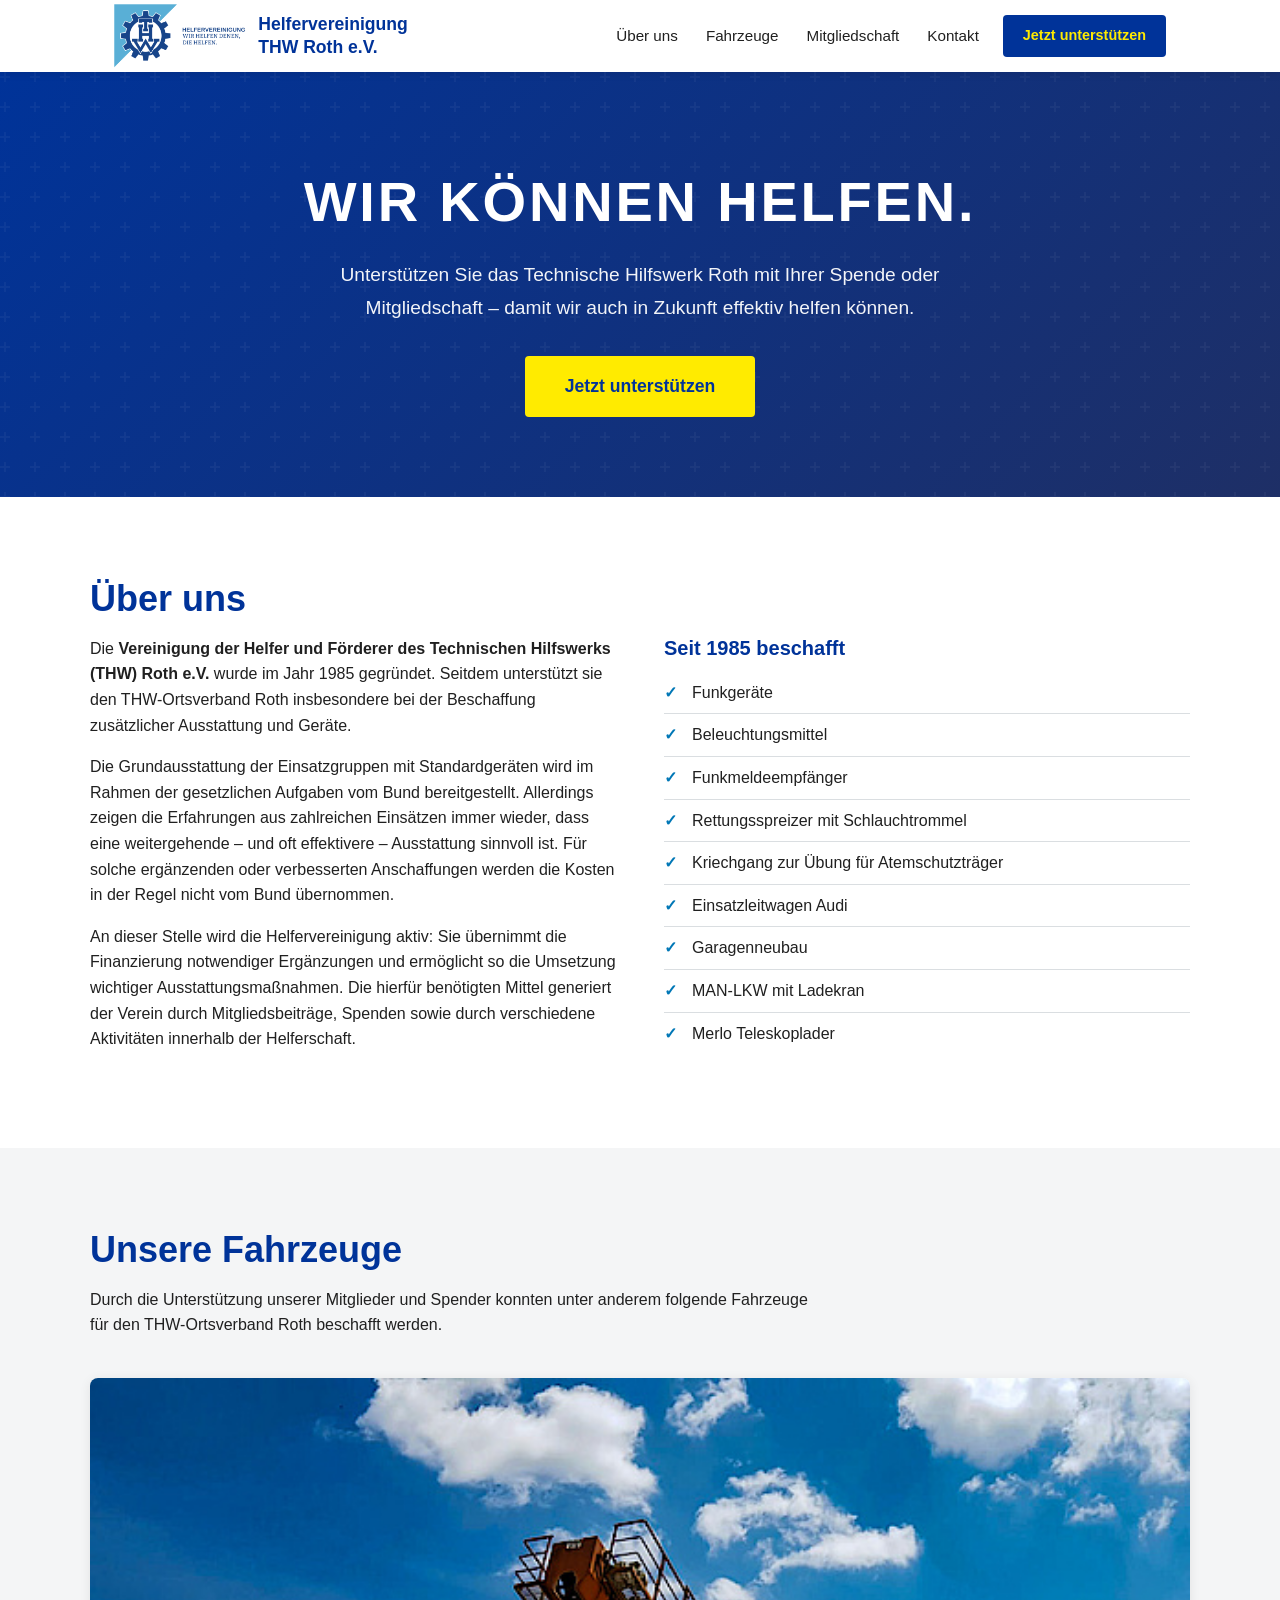
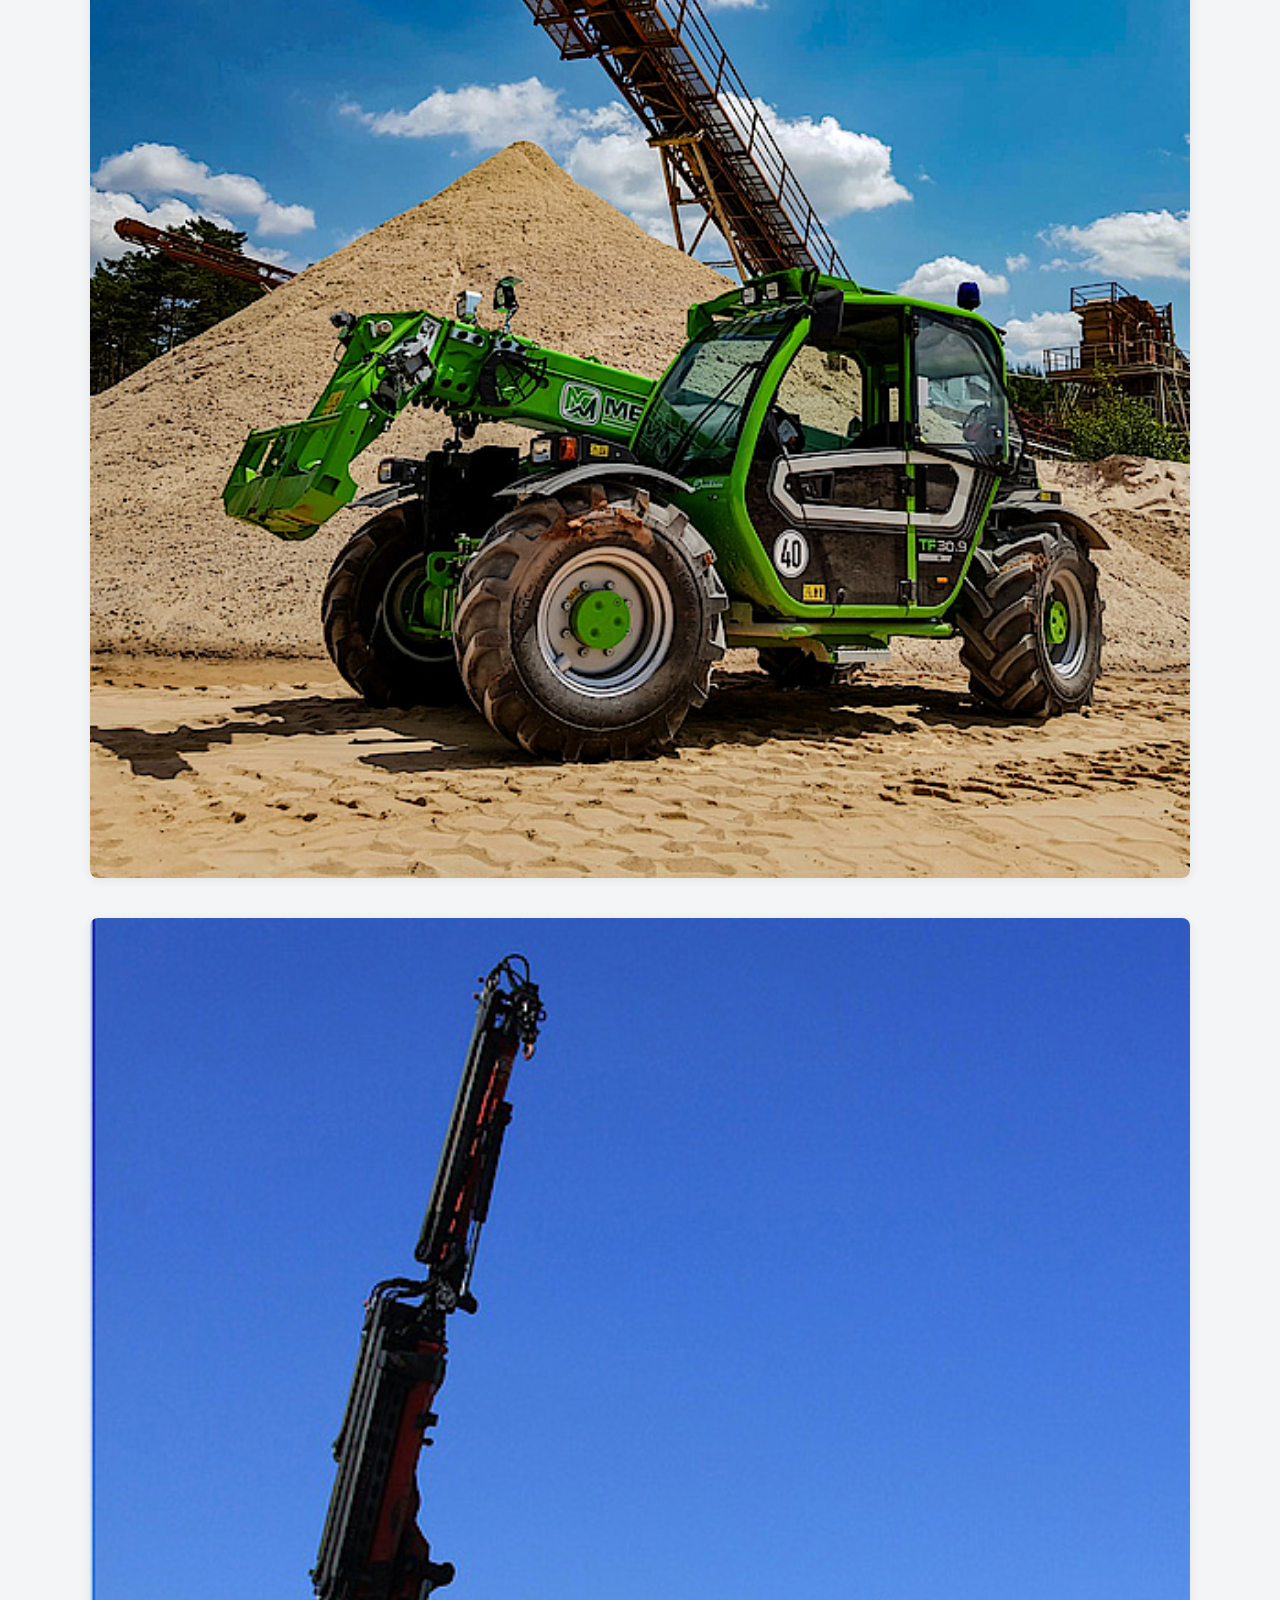
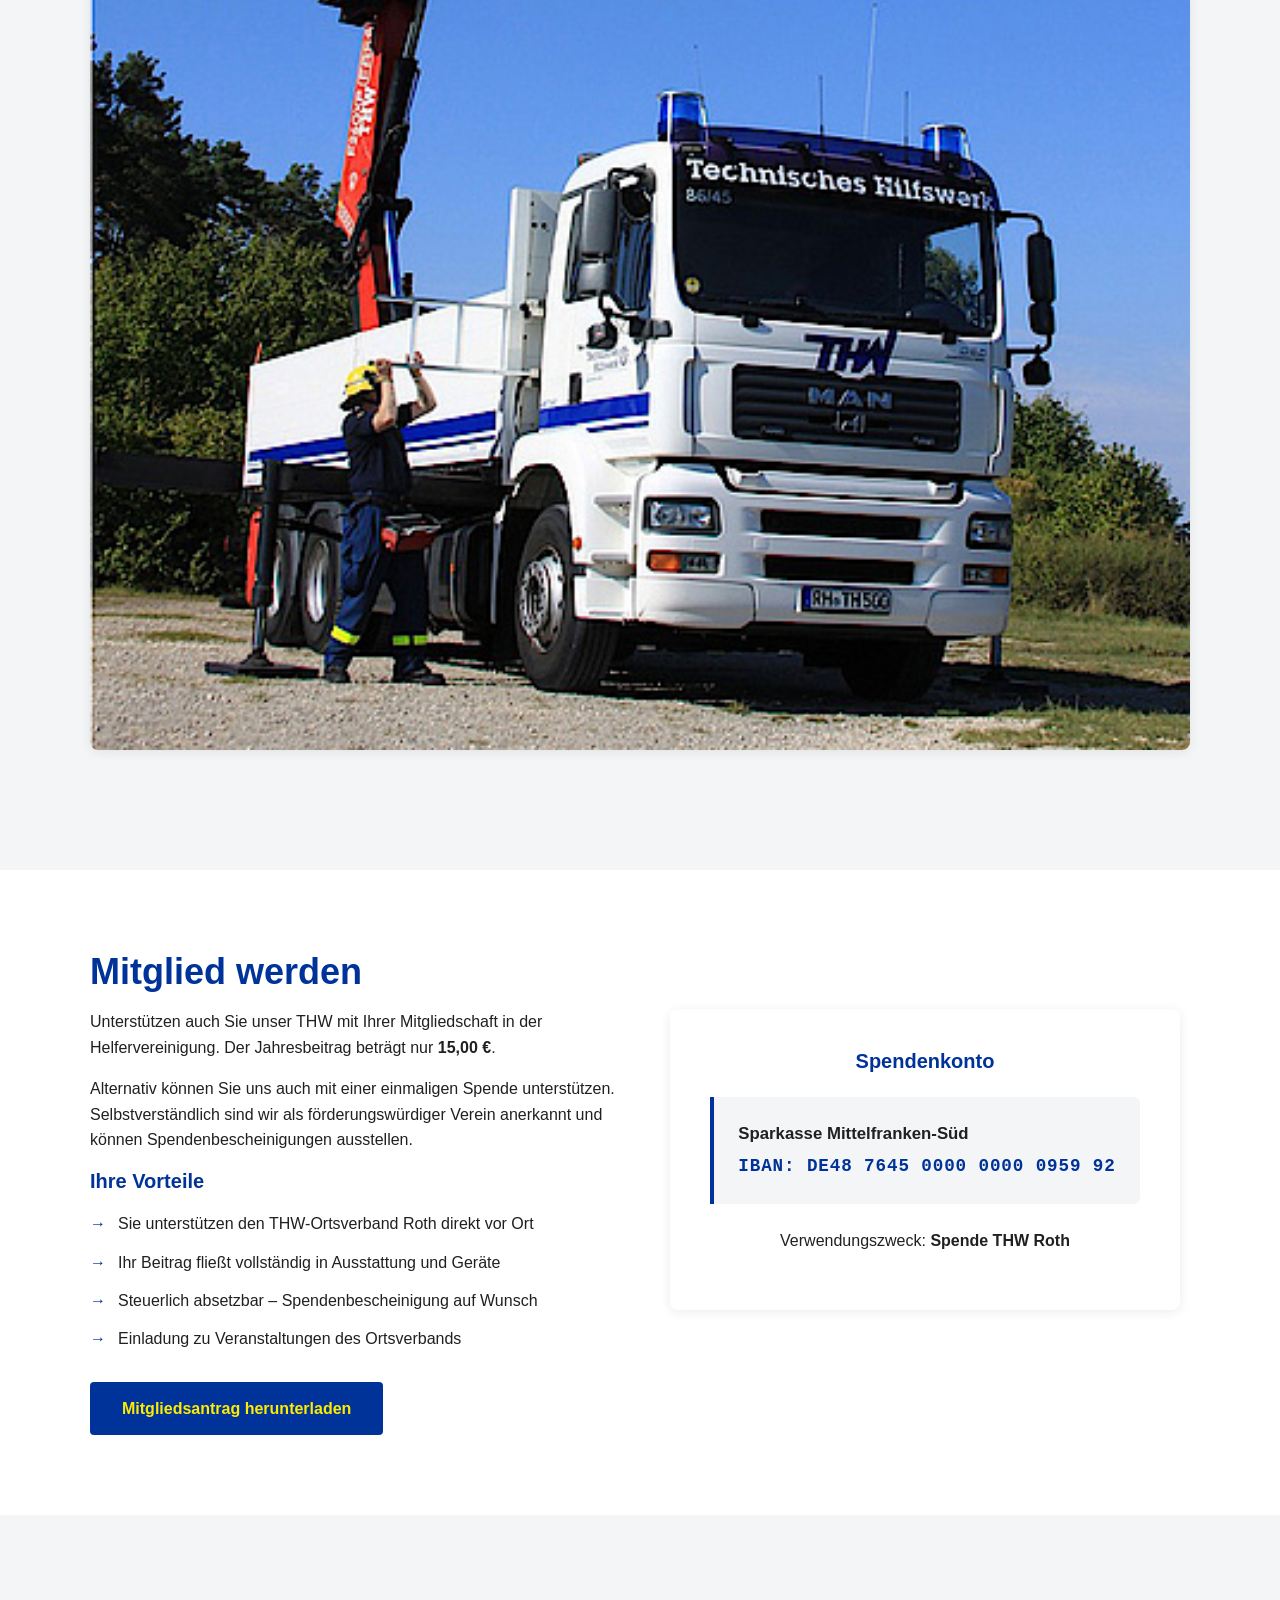
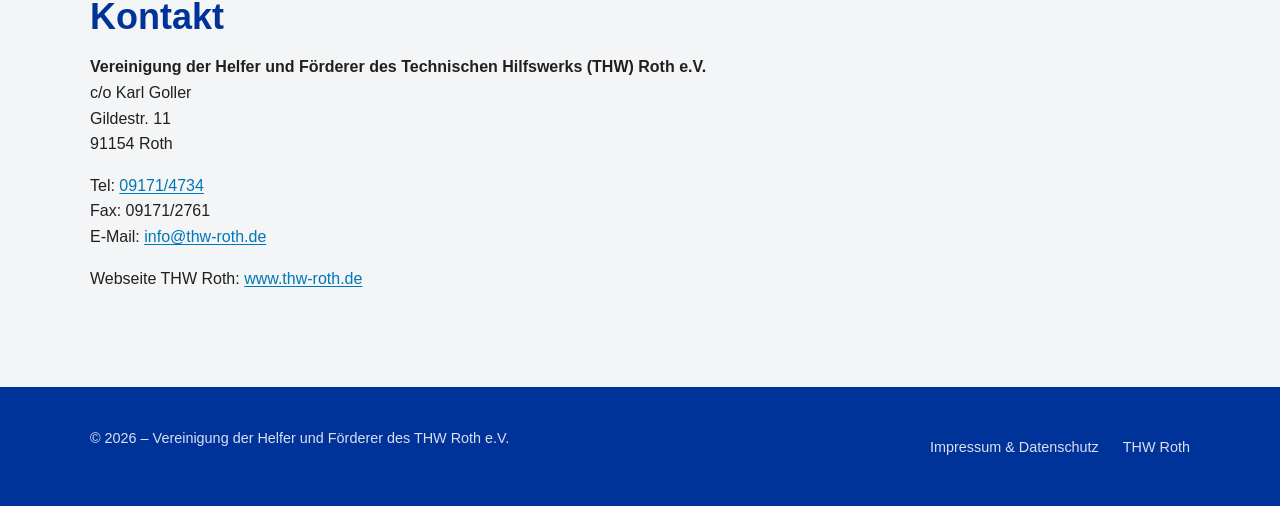
<file: docs/index.html>
<!DOCTYPE html>
<html lang="de">
<head>
  <meta charset="UTF-8">
  <meta name="viewport" content="width=device-width, initial-scale=1.0">
  <meta name="description" content="Vereinigung der Helfer und Förderer des THW OV Roth e.V. – Unterstützen Sie das Technische Hilfswerk Roth mit Ihrer Spende oder Mitgliedschaft.">
  <meta property="og:title" content="Helfervereinigung THW Roth e.V.">
  <meta property="og:description" content="Unterstützen Sie das Technische Hilfswerk Roth mit Ihrer Spende oder Mitgliedschaft.">
  <meta property="og:type" content="website">
  <meta property="og:locale" content="de_DE">
  <title>Helfervereinigung THW Roth e.V.</title>
  <link rel="icon" type="image/png" href="media/THW_HV_LogoTransparent.png">
  <link rel="stylesheet" href="css/style.css">
</head>
<body>

  <a class="skip-link" href="#main">Zum Inhalt springen</a>

  <!-- Header / Navigation -->
  <header class="site-header">
    <nav class="nav-container" aria-label="Hauptnavigation">
      <a href="index.html" class="nav-brand" aria-label="Helfervereinigung THW Roth – Startseite">
        <img src="media/THW_HV_LogoTransparent.png" alt="" class="nav-logo">
        <span>Helfervereinigung THW&nbsp;Roth&nbsp;e.V.</span>
      </a>

      <button class="nav-toggle" aria-expanded="false" aria-controls="nav-menu" aria-label="Menü öffnen">
        <svg class="icon-open" aria-hidden="true" xmlns="http://www.w3.org/2000/svg" fill="none" viewBox="0 0 24 24" stroke="currentColor" stroke-width="2"><path stroke-linecap="round" stroke-linejoin="round" d="M4 6h16M4 12h16M4 18h16"/></svg>
        <svg class="icon-close" aria-hidden="true" xmlns="http://www.w3.org/2000/svg" fill="none" viewBox="0 0 24 24" stroke="currentColor" stroke-width="2"><path stroke-linecap="round" stroke-linejoin="round" d="M6 18L18 6M6 6l12 12"/></svg>
      </button>

      <ul class="nav-menu" id="nav-menu" role="list">
        <li><a href="#ueber-uns">Über uns</a></li>
        <li><a href="#fahrzeuge">Fahrzeuge</a></li>
        <li><a href="#mitgliedschaft">Mitgliedschaft</a></li>
        <li><a href="#kontakt">Kontakt</a></li>
        <li><a href="#mitgliedschaft" class="nav-cta">Jetzt unterstützen</a></li>
      </ul>
    </nav>
  </header>

  <main id="main">

    <!-- Hero Section -->
    <section class="hero" aria-labelledby="hero-heading">
      <div class="hero-content">
        <h1 id="hero-heading">Wir können helfen.</h1>
        <p>Unterstützen Sie das Technische Hilfswerk Roth mit Ihrer Spende oder Mitgliedschaft – damit wir auch in Zukunft effektiv helfen können.</p>
        <a href="#mitgliedschaft" class="hero-cta">Jetzt unterstützen</a>
      </div>
    </section>

    <!-- Über uns -->
    <section id="ueber-uns" class="section" aria-labelledby="about-heading">
      <div class="container">
        <h2 id="about-heading">Über uns</h2>
        <div class="about-grid">
          <div>
            <p>
              Die <strong>Vereinigung der Helfer und Förderer des Technischen Hilfswerks (THW) Roth e.V.</strong> wurde im Jahr 1985 gegründet. Seitdem unterstützt sie den THW-Ortsverband Roth insbesondere bei der Beschaffung zusätzlicher Ausstattung und Geräte.
            </p>
            <p>
              Die Grundausstattung der Einsatzgruppen mit Standardgeräten wird im Rahmen der gesetzlichen Aufgaben vom Bund bereitgestellt. Allerdings zeigen die Erfahrungen aus zahlreichen Einsätzen immer wieder, dass eine weitergehende – und oft effektivere – Ausstattung sinnvoll ist. Für solche ergänzenden oder verbesserten Anschaffungen werden die Kosten in der Regel nicht vom Bund übernommen.
            </p>
            <p>
              An dieser Stelle wird die Helfervereinigung aktiv: Sie übernimmt die Finanzierung notwendiger Ergänzungen und ermöglicht so die Umsetzung wichtiger Ausstattungsmaßnahmen. Die hierfür benötigten Mittel generiert der Verein durch Mitgliedsbeiträge, Spenden sowie durch verschiedene Aktivitäten innerhalb der Helferschaft.
            </p>
          </div>
          <div>
            <h3>Seit 1985 beschafft</h3>
            <ul class="equipment-list" aria-label="Beschaffte Ausstattung seit 1985">
              <li>Funkgeräte</li>
              <li>Beleuchtungsmittel</li>
              <li>Funkmeldeempfänger</li>
              <li>Rettungsspreizer mit Schlauchtrommel</li>
              <li>Kriechgang zur Übung für Atemschutzträger</li>
              <li>Einsatzleitwagen Audi</li>
              <li>Garagenneubau</li>
              <li>MAN-LKW mit Ladekran</li>
              <li>Merlo Teleskoplader</li>
            </ul>
          </div>
        </div>
      </div>
    </section>

    <!-- Fahrzeuge -->
    <section id="fahrzeuge" class="section section-alt" aria-labelledby="vehicles-heading">
      <div class="container">
        <h2 id="vehicles-heading">Unsere Fahrzeuge</h2>
        <p class="section-intro">Durch die Unterstützung unserer Mitglieder und Spender konnten unter anderem folgende Fahrzeuge für den THW-Ortsverband Roth beschafft werden.</p>

        <!-- Teleskoplader -->
        <article class="vehicle-card">
          <img
              class="vehicle-image"
              src="media/Telelader.jpg"
              alt="Teleskoplader Merlo TF30.9 G des THW Roth auf einem Einsatzgelände"
              loading="lazy"
            >
        </article>

        <!-- LKW Ladekran -->
        <article class="vehicle-card">
          <img
            class="vehicle-image"
            src="media/Ladekran2.jpg"
            alt="MAN TGA 26.350 LKW mit Ladekran des THW Roth – Detailansicht"
            loading="lazy"
          >
        </article>

      </div>
    </section>

    <!-- Mitgliedschaft -->
    <section id="mitgliedschaft" class="section" aria-labelledby="membership-heading">
      <div class="container">
        <h2 id="membership-heading">Mitglied werden</h2>
        <div class="membership-grid">
          <div>
            <p>Unterstützen auch Sie unser THW mit Ihrer Mitgliedschaft in der Helfervereinigung. Der Jahresbeitrag beträgt nur <strong>15,00&nbsp;€</strong>.</p>
            <p>Alternativ können Sie uns auch mit einer einmaligen Spende unterstützen. Selbstverständlich sind wir als förderungswürdiger Verein anerkannt und können Spendenbescheinigungen ausstellen.</p>
            <h3>Ihre Vorteile</h3>
            <ul class="membership-benefits">
              <li>Sie unterstützen den THW-Ortsverband Roth direkt vor Ort</li>
              <li>Ihr Beitrag fließt vollständig in Ausstattung und Geräte</li>
              <li>Steuerlich absetzbar – Spendenbescheinigung auf Wunsch</li>
              <li>Einladung zu Veranstaltungen des Ortsverbands</li>
            </ul>
            <a href="media/Antrag_Helferverein_THW_Roth.pdf" class="btn" download>Mitgliedsantrag herunterladen</a>
          </div>
          <div class="donate-box">
            <h3>Spendenkonto</h3>
            <div class="bank-details">
              <strong>Sparkasse Mittelfranken-Süd</strong>
              <span class="iban">IBAN: DE48 7645 0000 0000 0959 92</span>
            </div>
            <p>Verwendungszweck: <strong>Spende THW Roth</strong></p>
          </div>
        </div>
      </div>
    </section>

    <!-- Kontakt -->
    <section id="kontakt" class="section section-alt" aria-labelledby="contact-heading">
      <div class="container">
        <h2 id="contact-heading">Kontakt</h2>
        <p>
          <strong>Vereinigung der Helfer und Förderer des Technischen Hilfswerks (THW) Roth e.V.</strong><br>
          c/o Karl Goller<br>
          Gildestr. 11<br>
          91154 Roth
        </p>
        <p>
          Tel: <a href="tel:+4991714734">09171/4734</a><br>
          Fax: 09171/2761<br>
          E-Mail: <a href="mailto:info@thw-roth.de">info@thw-roth.de</a>
        </p>
        <p>
          Webseite THW Roth: <a href="https://www.thw-roth.de" target="_blank" rel="noopener noreferrer">www.thw-roth.de</a>
        </p>
      </div>
    </section>

  </main>

  <!-- Footer -->
  <footer class="site-footer">
    <div class="footer-container">
      <p class="footer-copy">&copy; 2026 – Vereinigung der Helfer und Förderer des THW Roth e.V.</p>
      <ul class="footer-links" role="list">
        <li><a href="impressum.html">Impressum &amp; Datenschutz</a></li>
        <li><a href="https://www.thw-roth.de" target="_blank" rel="noopener noreferrer">THW Roth</a></li>
      </ul>
    </div>
  </footer>

  <script>
    // Mobile navigation toggle
    (function () {
      var toggle = document.querySelector('.nav-toggle');
      var menu = document.querySelector('.nav-menu');
      if (!toggle || !menu) return;

      toggle.addEventListener('click', function () {
        var expanded = toggle.getAttribute('aria-expanded') === 'true';
        toggle.setAttribute('aria-expanded', String(!expanded));
        menu.classList.toggle('is-open');
        toggle.setAttribute('aria-label', expanded ? 'Menü öffnen' : 'Menü schließen');
      });

      // Close menu when a link is clicked
      menu.querySelectorAll('a').forEach(function (link) {
        link.addEventListener('click', function () {
          toggle.setAttribute('aria-expanded', 'false');
          menu.classList.remove('is-open');
          toggle.setAttribute('aria-label', 'Menü öffnen');
        });
      });

      // Close menu on Escape key
      document.addEventListener('keydown', function (e) {
        if (e.key === 'Escape' && menu.classList.contains('is-open')) {
          toggle.setAttribute('aria-expanded', 'false');
          menu.classList.remove('is-open');
          toggle.setAttribute('aria-label', 'Menü öffnen');
          toggle.focus();
        }
      });
    })();

    // Carousel
    (function () {
      document.querySelectorAll('.carousel').forEach(function (carousel) {
        var track = carousel.querySelector('.carousel-track');
        var slides = carousel.querySelectorAll('.carousel-slide');
        var dots = carousel.querySelectorAll('.carousel-dot');
        var prevBtn = carousel.querySelector('.carousel-btn-prev');
        var nextBtn = carousel.querySelector('.carousel-btn-next');
        var current = 0;

        function goTo(index) {
          current = (index + slides.length) % slides.length;
          track.style.transform = 'translateX(-' + (current * 100) + '%)';
          dots.forEach(function (dot, i) {
            dot.classList.toggle('is-active', i === current);
            dot.setAttribute('aria-selected', String(i === current));
          });
        }

        prevBtn.addEventListener('click', function () { goTo(current - 1); });
        nextBtn.addEventListener('click', function () { goTo(current + 1); });
        dots.forEach(function (dot, i) {
          dot.addEventListener('click', function () { goTo(i); });
        });
      });
    })();
  </script>

</body>
</html>
</file>
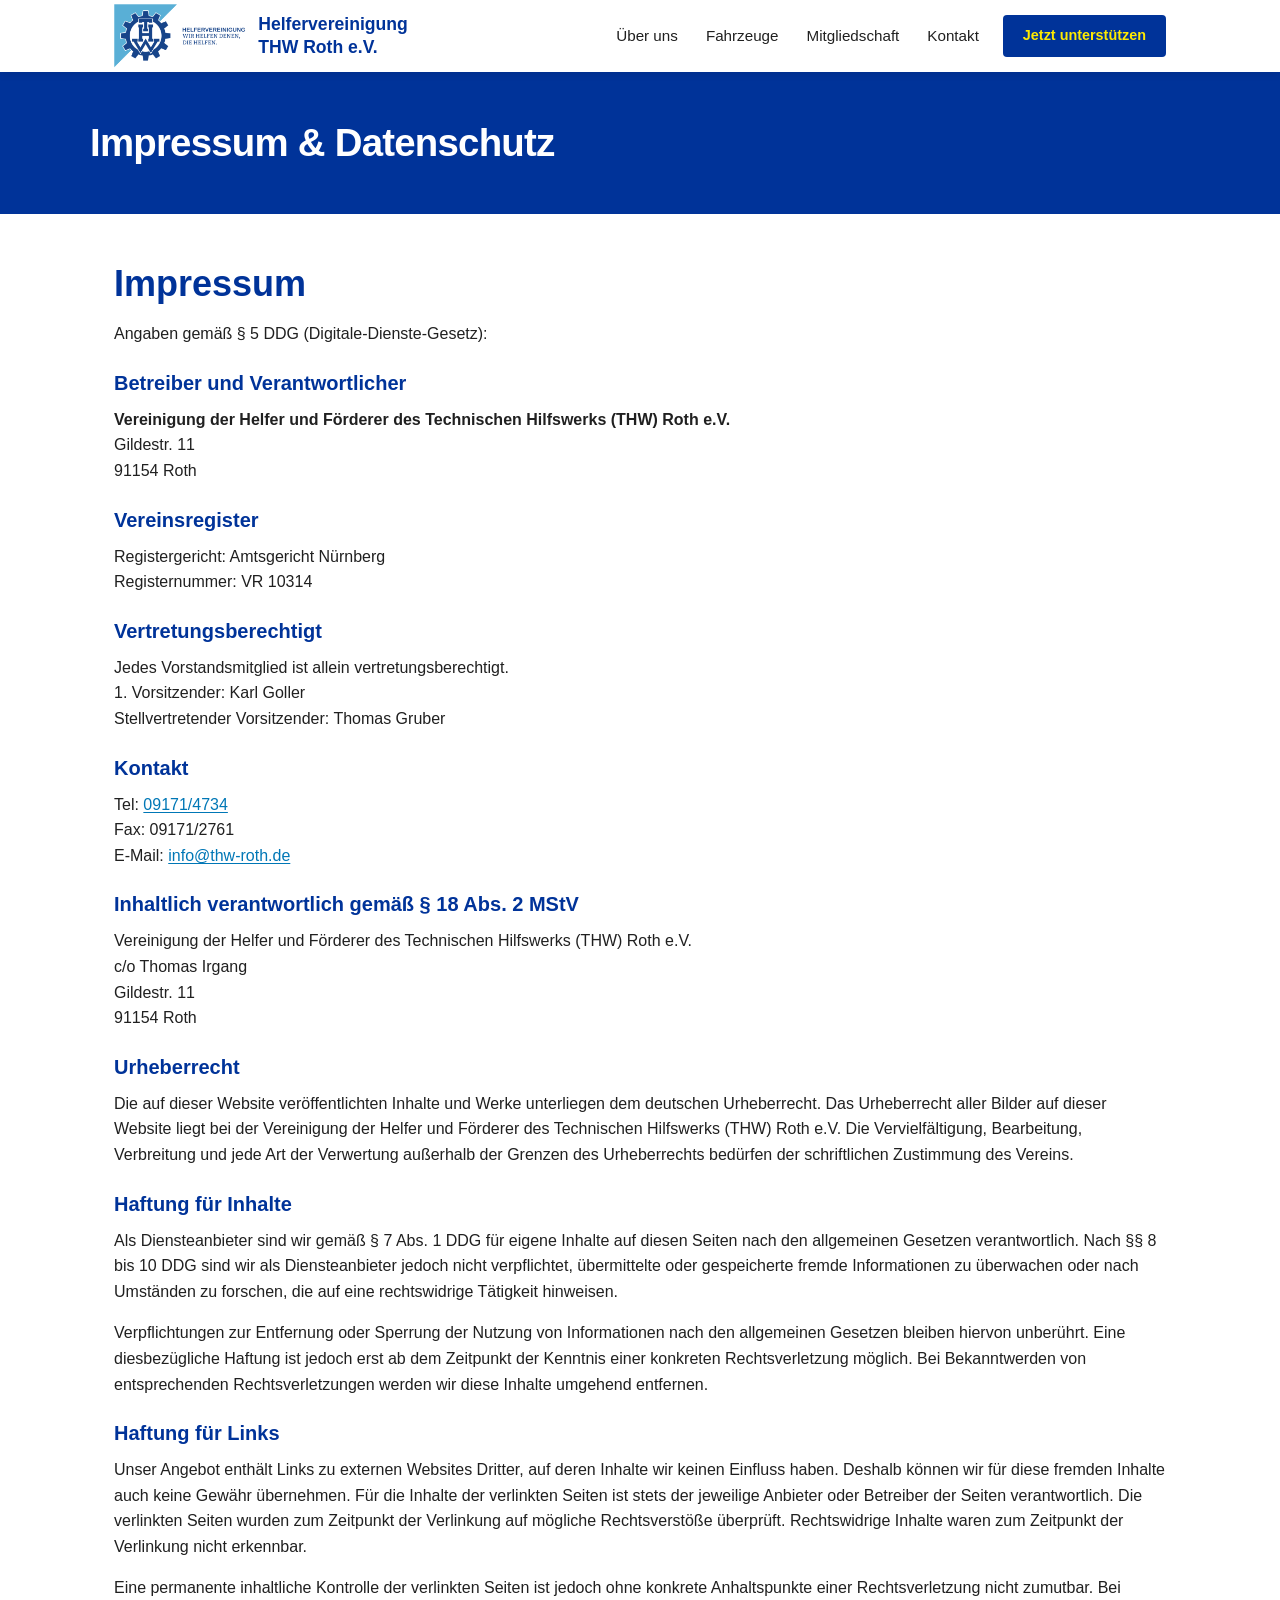
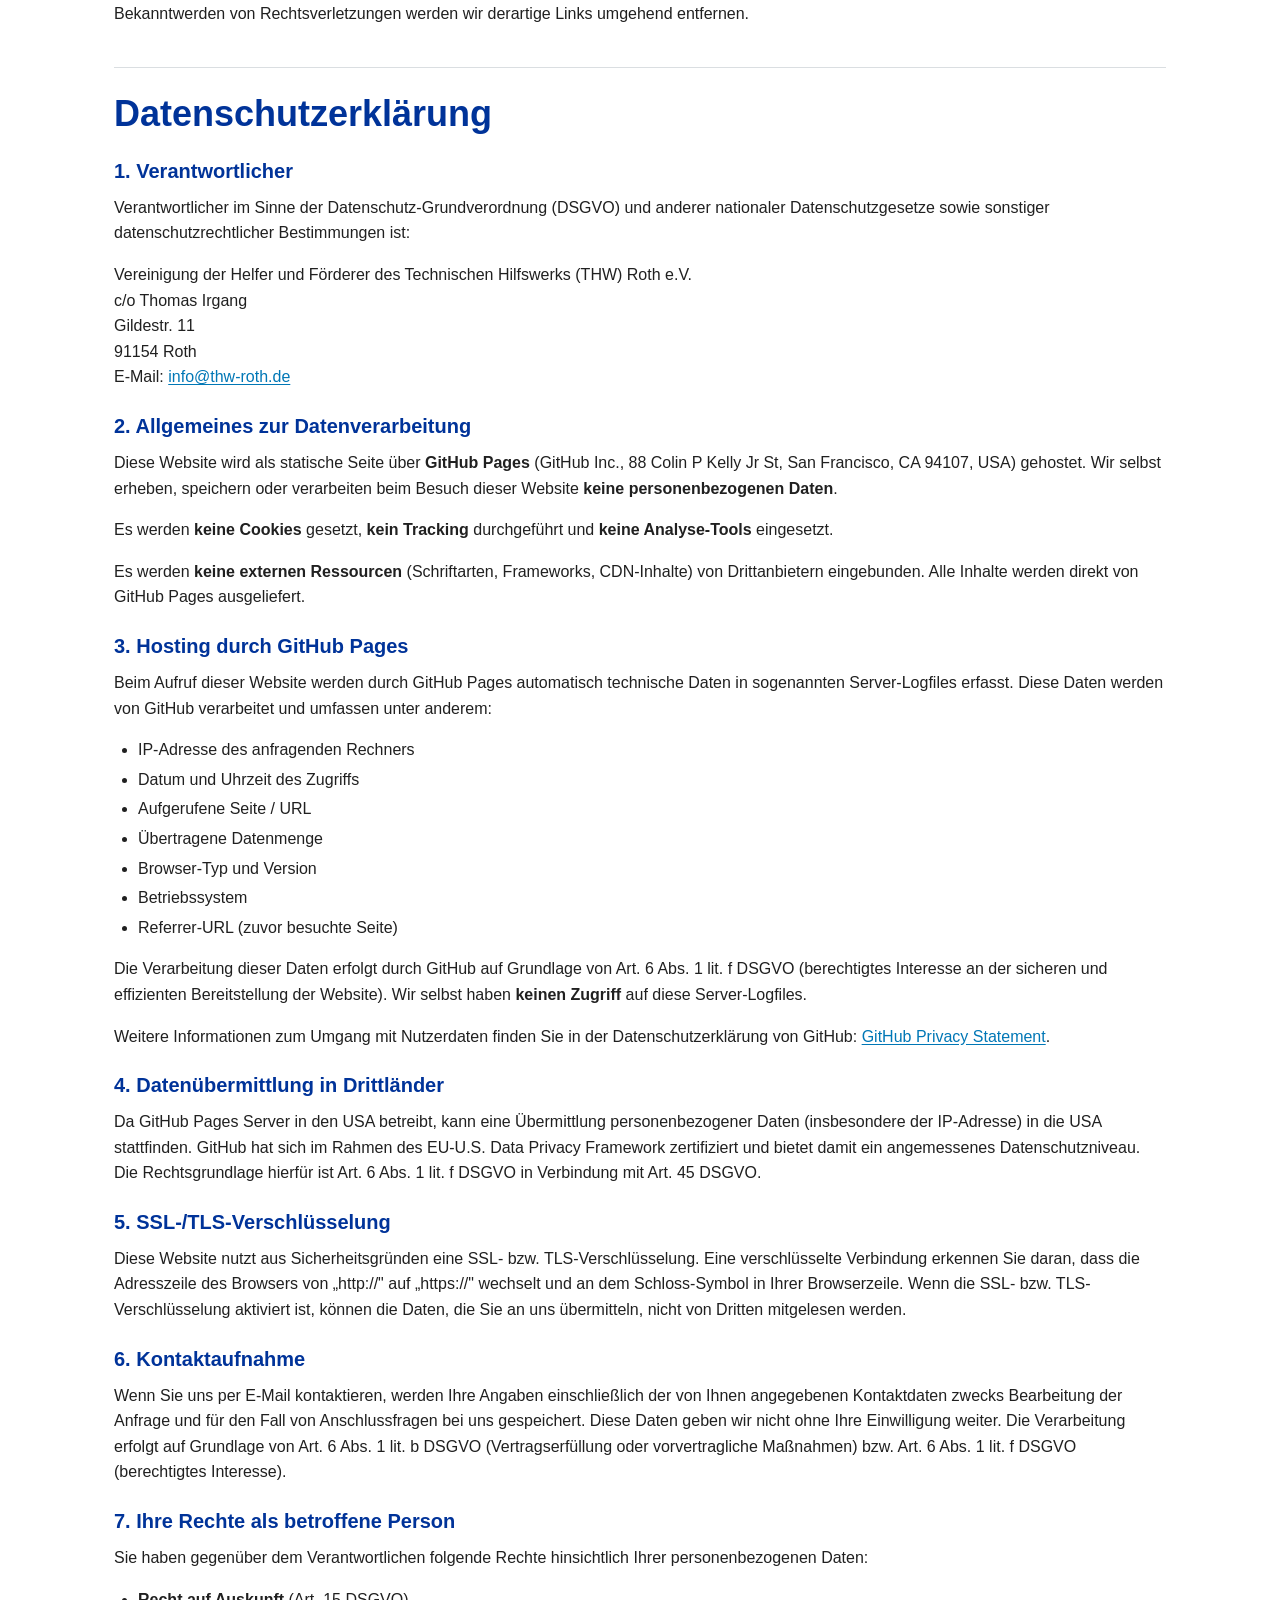
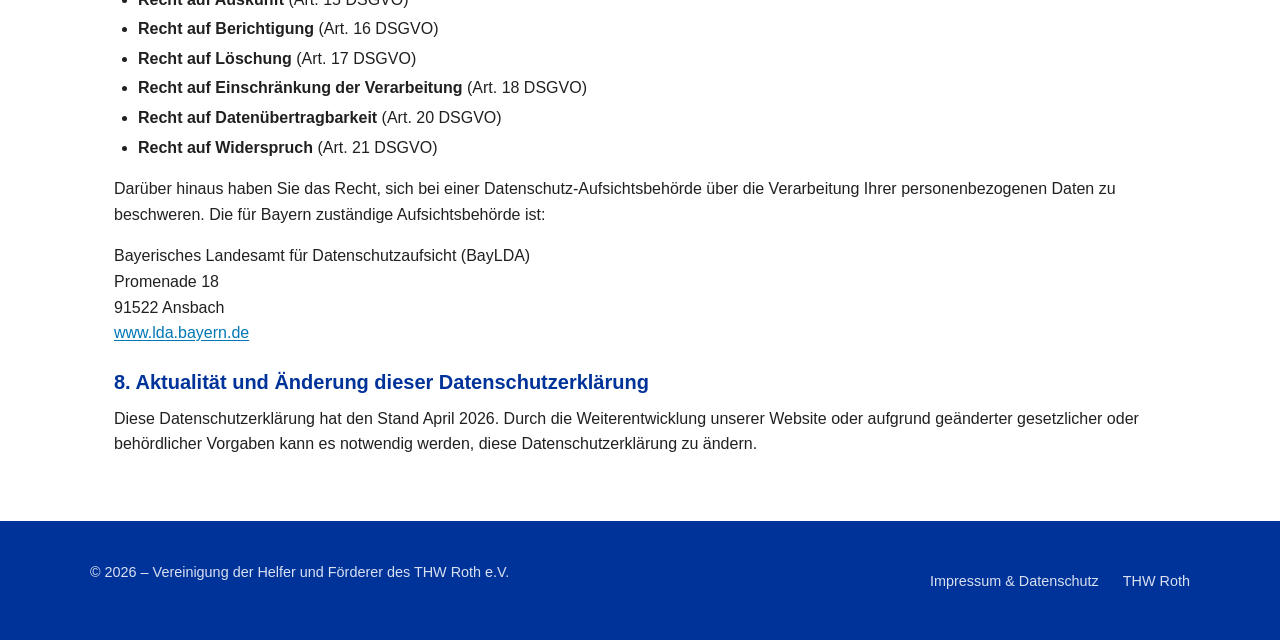
<file: docs/impressum.html>
<!DOCTYPE html>
<html lang="de">
<head>
  <meta charset="UTF-8">
  <meta name="viewport" content="width=device-width, initial-scale=1.0">
  <meta name="description" content="Impressum und Datenschutzerklärung der Helfervereinigung THW Roth – Ortsverein THW Roth e.V.">
  <meta property="og:title" content="Impressum &amp; Datenschutz – Helfervereinigung THW Roth e.V.">
  <meta property="og:description" content="Impressum und Datenschutzerklärung der Helfervereinigung THW Roth e.V.">
  <meta property="og:type" content="website">
  <meta property="og:locale" content="de_DE">
  <title>Impressum &amp; Datenschutz – Helfervereinigung THW Roth e.V.</title>
  <link rel="icon" type="image/png" href="media/THW_HV_LogoTransparent.png">
  <link rel="stylesheet" href="css/style.css">
</head>
<body>

  <a class="skip-link" href="#main">Zum Inhalt springen</a>

  <!-- Header / Navigation -->
  <header class="site-header">
    <nav class="nav-container" aria-label="Hauptnavigation">
      <a href="index.html" class="nav-brand" aria-label="Helfervereinigung THW Roth – Startseite">
        <img src="media/THW_HV_LogoTransparent.png" alt="" class="nav-logo">
        <span>Helfervereinigung THW&nbsp;Roth&nbsp;e.V.</span>
      </a>

      <button class="nav-toggle" aria-expanded="false" aria-controls="nav-menu" aria-label="Menü öffnen">
        <svg class="icon-open" aria-hidden="true" xmlns="http://www.w3.org/2000/svg" fill="none" viewBox="0 0 24 24" stroke="currentColor" stroke-width="2"><path stroke-linecap="round" stroke-linejoin="round" d="M4 6h16M4 12h16M4 18h16"/></svg>
        <svg class="icon-close" aria-hidden="true" xmlns="http://www.w3.org/2000/svg" fill="none" viewBox="0 0 24 24" stroke="currentColor" stroke-width="2"><path stroke-linecap="round" stroke-linejoin="round" d="M6 18L18 6M6 6l12 12"/></svg>
      </button>

      <ul class="nav-menu" id="nav-menu" role="list">
        <li><a href="index.html#ueber-uns">Über uns</a></li>
        <li><a href="index.html#fahrzeuge">Fahrzeuge</a></li>
        <li><a href="index.html#mitgliedschaft">Mitgliedschaft</a></li>
        <li><a href="index.html#kontakt">Kontakt</a></li>
        <li><a href="index.html#mitgliedschaft" class="nav-cta">Jetzt unterstützen</a></li>
      </ul>
    </nav>
  </header>

  <main id="main">

    <div class="page-header">
      <h1>Impressum &amp; Datenschutz</h1>
    </div>

    <div class="page-content">

      <!-- ==================== IMPRESSUM ==================== -->
      <h2 id="impressum">Impressum</h2>
      <p>Angaben gemäß § 5 DDG (Digitale-Dienste-Gesetz):</p>

      <h3>Betreiber und Verantwortlicher</h3>
      <p>
        <strong>Vereinigung der Helfer und Förderer des Technischen Hilfswerks (THW) Roth e.V.</strong><br>
        Gildestr. 11<br>
        91154 Roth
      </p>

      <h3>Vereinsregister</h3>
      <p>
        Registergericht: Amtsgericht Nürnberg<br>
        Registernummer: VR 10314
      </p>

      <h3>Vertretungsberechtigt</h3>
      <p>
        Jedes Vorstandsmitglied ist allein vertretungsberechtigt.<br>
        1. Vorsitzender: Karl Goller<br>
        Stellvertretender Vorsitzender: Thomas Gruber
      </p>

      <h3>Kontakt</h3>
      <p>
        Tel: <a href="tel:+4991714734">09171/4734</a><br>
        Fax: 09171/2761<br>
        E-Mail: <a href="mailto:info@thw-roth.de">info@thw-roth.de</a>
      </p>

      <h3>Inhaltlich verantwortlich gemäß § 18 Abs. 2 MStV</h3>
      <p>
        Vereinigung der Helfer und Förderer des Technischen Hilfswerks (THW) Roth e.V.<br>
        c/o Thomas Irgang<br>
        Gildestr. 11<br>
        91154 Roth
      </p>

      <h3>Urheberrecht</h3>
      <p>
        Die auf dieser Website veröffentlichten Inhalte und Werke unterliegen dem deutschen Urheberrecht.
        Das Urheberrecht aller Bilder auf dieser Website liegt bei der Vereinigung der Helfer und Förderer des Technischen Hilfswerks (THW) Roth e.V.
        Die Vervielfältigung, Bearbeitung, Verbreitung und jede Art der Verwertung außerhalb der Grenzen
        des Urheberrechts bedürfen der schriftlichen Zustimmung des Vereins.
      </p>

      <h3>Haftung für Inhalte</h3>
      <p>
        Als Diensteanbieter sind wir gemäß § 7 Abs. 1 DDG für eigene Inhalte auf diesen Seiten nach den
        allgemeinen Gesetzen verantwortlich. Nach §§ 8 bis 10 DDG sind wir als Diensteanbieter jedoch nicht
        verpflichtet, übermittelte oder gespeicherte fremde Informationen zu überwachen oder nach Umständen
        zu forschen, die auf eine rechtswidrige Tätigkeit hinweisen.
      </p>
      <p>
        Verpflichtungen zur Entfernung oder Sperrung der Nutzung von Informationen nach den allgemeinen
        Gesetzen bleiben hiervon unberührt. Eine diesbezügliche Haftung ist jedoch erst ab dem Zeitpunkt
        der Kenntnis einer konkreten Rechtsverletzung möglich. Bei Bekanntwerden von entsprechenden
        Rechtsverletzungen werden wir diese Inhalte umgehend entfernen.
      </p>

      <h3>Haftung für Links</h3>
      <p>
        Unser Angebot enthält Links zu externen Websites Dritter, auf deren Inhalte wir keinen Einfluss haben.
        Deshalb können wir für diese fremden Inhalte auch keine Gewähr übernehmen. Für die Inhalte der
        verlinkten Seiten ist stets der jeweilige Anbieter oder Betreiber der Seiten verantwortlich. Die
        verlinkten Seiten wurden zum Zeitpunkt der Verlinkung auf mögliche Rechtsverstöße überprüft.
        Rechtswidrige Inhalte waren zum Zeitpunkt der Verlinkung nicht erkennbar.
      </p>
      <p>
        Eine permanente inhaltliche Kontrolle der verlinkten Seiten ist jedoch ohne konkrete Anhaltspunkte
        einer Rechtsverletzung nicht zumutbar. Bei Bekanntwerden von Rechtsverletzungen werden wir derartige
        Links umgehend entfernen.
      </p>

      <!-- ==================== DATENSCHUTZ ==================== -->
      <h2 id="datenschutz">Datenschutzerklärung</h2>

      <h3>1. Verantwortlicher</h3>
      <p>
        Verantwortlicher im Sinne der Datenschutz-Grundverordnung (DSGVO) und anderer nationaler
        Datenschutzgesetze sowie sonstiger datenschutzrechtlicher Bestimmungen ist:
      </p>
      <p>
        Vereinigung der Helfer und Förderer des Technischen Hilfswerks (THW) Roth e.V.<br>
        c/o Thomas Irgang<br>
        Gildestr. 11<br>
        91154 Roth<br>
        E-Mail: <a href="mailto:info@thw-roth.de">info@thw-roth.de</a>
      </p>

      <h3>2. Allgemeines zur Datenverarbeitung</h3>
      <p>
        Diese Website wird als statische Seite über <strong>GitHub Pages</strong> (GitHub Inc., 88 Colin P Kelly Jr St,
        San Francisco, CA 94107, USA) gehostet. Wir selbst erheben, speichern oder verarbeiten beim Besuch
        dieser Website <strong>keine personenbezogenen Daten</strong>.
      </p>
      <p>
        Es werden <strong>keine Cookies</strong> gesetzt, <strong>kein Tracking</strong> durchgeführt und
        <strong>keine Analyse-Tools</strong> eingesetzt.
      </p>
      <p>
        Es werden <strong>keine externen Ressourcen</strong> (Schriftarten, Frameworks, CDN-Inhalte) von Drittanbietern
        eingebunden. Alle Inhalte werden direkt von GitHub Pages ausgeliefert.
      </p>

      <h3>3. Hosting durch GitHub Pages</h3>
      <p>
        Beim Aufruf dieser Website werden durch GitHub Pages automatisch technische Daten in sogenannten
        Server-Logfiles erfasst. Diese Daten werden von GitHub verarbeitet und umfassen unter anderem:
      </p>
      <ul>
        <li>IP-Adresse des anfragenden Rechners</li>
        <li>Datum und Uhrzeit des Zugriffs</li>
        <li>Aufgerufene Seite / URL</li>
        <li>Übertragene Datenmenge</li>
        <li>Browser-Typ und Version</li>
        <li>Betriebssystem</li>
        <li>Referrer-URL (zuvor besuchte Seite)</li>
      </ul>
      <p>
        Die Verarbeitung dieser Daten erfolgt durch GitHub auf Grundlage von Art. 6 Abs. 1 lit. f DSGVO
        (berechtigtes Interesse an der sicheren und effizienten Bereitstellung der Website). Wir selbst haben
        <strong>keinen Zugriff</strong> auf diese Server-Logfiles.
      </p>
      <p>
        Weitere Informationen zum Umgang mit Nutzerdaten finden Sie in der Datenschutzerklärung von GitHub:
        <a href="https://docs.github.com/en/site-policy/privacy-policies/github-general-privacy-statement" rel="noopener noreferrer" target="_blank">GitHub Privacy Statement</a>.
      </p>

      <h3>4. Datenübermittlung in Drittländer</h3>
      <p>
        Da GitHub Pages Server in den USA betreibt, kann eine Übermittlung personenbezogener Daten
        (insbesondere der IP-Adresse) in die USA stattfinden. GitHub hat sich im Rahmen des
        EU-U.S. Data Privacy Framework zertifiziert und bietet damit ein angemessenes Datenschutzniveau.
        Die Rechtsgrundlage hierfür ist Art. 6 Abs. 1 lit. f DSGVO in Verbindung mit Art. 45 DSGVO.
      </p>

      <h3>5. SSL-/TLS-Verschlüsselung</h3>
      <p>
        Diese Website nutzt aus Sicherheitsgründen eine SSL- bzw. TLS-Verschlüsselung. Eine verschlüsselte
        Verbindung erkennen Sie daran, dass die Adresszeile des Browsers von „http://" auf „https://" wechselt
        und an dem Schloss-Symbol in Ihrer Browserzeile. Wenn die SSL- bzw. TLS-Verschlüsselung aktiviert
        ist, können die Daten, die Sie an uns übermitteln, nicht von Dritten mitgelesen werden.
      </p>

      <h3>6. Kontaktaufnahme</h3>
      <p>
        Wenn Sie uns per E-Mail kontaktieren, werden Ihre Angaben einschließlich der von Ihnen angegebenen
        Kontaktdaten zwecks Bearbeitung der Anfrage und für den Fall von Anschlussfragen bei uns gespeichert.
        Diese Daten geben wir nicht ohne Ihre Einwilligung weiter. Die Verarbeitung erfolgt auf Grundlage
        von Art. 6 Abs. 1 lit. b DSGVO (Vertragserfüllung oder vorvertragliche Maßnahmen) bzw.
        Art. 6 Abs. 1 lit. f DSGVO (berechtigtes Interesse).
      </p>

      <h3>7. Ihre Rechte als betroffene Person</h3>
      <p>Sie haben gegenüber dem Verantwortlichen folgende Rechte hinsichtlich Ihrer personenbezogenen Daten:</p>
      <ul>
        <li><strong>Recht auf Auskunft</strong> (Art. 15 DSGVO)</li>
        <li><strong>Recht auf Berichtigung</strong> (Art. 16 DSGVO)</li>
        <li><strong>Recht auf Löschung</strong> (Art. 17 DSGVO)</li>
        <li><strong>Recht auf Einschränkung der Verarbeitung</strong> (Art. 18 DSGVO)</li>
        <li><strong>Recht auf Datenübertragbarkeit</strong> (Art. 20 DSGVO)</li>
        <li><strong>Recht auf Widerspruch</strong> (Art. 21 DSGVO)</li>
      </ul>
      <p>
        Darüber hinaus haben Sie das Recht, sich bei einer Datenschutz-Aufsichtsbehörde über die
        Verarbeitung Ihrer personenbezogenen Daten zu beschweren. Die für Bayern zuständige Aufsichtsbehörde ist:
      </p>
      <p>
        Bayerisches Landesamt für Datenschutzaufsicht (BayLDA)<br>
        Promenade 18<br>
        91522 Ansbach<br>
        <a href="https://www.lda.bayern.de" rel="noopener noreferrer" target="_blank">www.lda.bayern.de</a>
      </p>

      <h3>8. Aktualität und Änderung dieser Datenschutzerklärung</h3>
      <p>
        Diese Datenschutzerklärung hat den Stand April 2026. Durch die Weiterentwicklung unserer Website
        oder aufgrund geänderter gesetzlicher oder behördlicher Vorgaben kann es notwendig werden, diese
        Datenschutzerklärung zu ändern.
      </p>

    </div>

  </main>

  <!-- Footer -->
  <footer class="site-footer">
    <div class="footer-container">
      <p class="footer-copy">&copy; 2026 – Vereinigung der Helfer und Förderer des THW Roth e.V.</p>
      <ul class="footer-links" role="list">
        <li><a href="impressum.html">Impressum &amp; Datenschutz</a></li>
        <li><a href="https://www.thw-roth.de" target="_blank" rel="noopener noreferrer">THW Roth</a></li>
      </ul>
    </div>
  </footer>

  <script>
    (function () {
      var toggle = document.querySelector('.nav-toggle');
      var menu = document.querySelector('.nav-menu');
      if (!toggle || !menu) return;

      toggle.addEventListener('click', function () {
        var expanded = toggle.getAttribute('aria-expanded') === 'true';
        toggle.setAttribute('aria-expanded', String(!expanded));
        menu.classList.toggle('is-open');
        toggle.setAttribute('aria-label', expanded ? 'Menü öffnen' : 'Menü schließen');
      });

      menu.querySelectorAll('a').forEach(function (link) {
        link.addEventListener('click', function () {
          toggle.setAttribute('aria-expanded', 'false');
          menu.classList.remove('is-open');
          toggle.setAttribute('aria-label', 'Menü öffnen');
        });
      });

      // Close menu on Escape key
      document.addEventListener('keydown', function (e) {
        if (e.key === 'Escape' && menu.classList.contains('is-open')) {
          toggle.setAttribute('aria-expanded', 'false');
          menu.classList.remove('is-open');
          toggle.setAttribute('aria-label', 'Menü öffnen');
          toggle.focus();
        }
      });
    })();
  </script>

</body>
</html>
</file>
<file: docs/css/style.css>
/* ===== Reset & Base ===== */
*,
*::before,
*::after {
  box-sizing: border-box;
  margin: 0;
  padding: 0;
}

:root {
  --thw-blue: #003399;
  --thw-blue-dark: #1E2F66;
  --thw-blue-light: #F8F8F9;
  --thw-accent: #0077B6;
  --thw-yellow: #FFEB00;
  --text-primary: #202020;
  --text-secondary: #53616B;
  --white: #FFFFFF;
  --gray-light: #F4F5F6;
  --gray-border: #DADEE1;
  --focus-color: #0077B6;
  --max-width: 1100px;
}

html {
  scroll-behavior: smooth;
  scroll-padding-top: 80px;
}

body {
  font-family: -apple-system, BlinkMacSystemFont, "Segoe UI", Roboto, Helvetica, Arial, sans-serif;
  font-size: 1rem;
  line-height: 1.6;
  color: var(--text-primary);
  background: var(--white);
}

/* ===== Skip Link (Accessibility) ===== */
.skip-link {
  position: absolute;
  top: -100%;
  left: 1rem;
  background: var(--thw-blue);
  color: var(--white);
  padding: 0.75rem 1.5rem;
  z-index: 10000;
  border-radius: 0 0 4px 4px;
  font-weight: 600;
  text-decoration: none;
}

.skip-link:focus {
  top: 0;
}

/* ===== Focus Styles ===== */
:focus-visible {
  outline: 3px solid var(--focus-color);
  outline-offset: 2px;
}

a:focus:not(:focus-visible) {
  outline: none;
}

/* ===== Typography ===== */
h1, h2, h3, h4 {
  line-height: 1.2;
  color: var(--thw-blue);
}

h1 {
  font-size: clamp(2rem, 5vw, 3.5rem);
  font-weight: 800;
  letter-spacing: -0.02em;
}

h2 {
  font-size: clamp(1.5rem, 3vw, 2.25rem);
  font-weight: 700;
  margin-bottom: 1rem;
}

h3 {
  font-size: 1.25rem;
  font-weight: 600;
  margin-bottom: 0.75rem;
}

p {
  margin-bottom: 1rem;
}

a {
  color: var(--thw-accent);
  text-decoration: underline;
  text-underline-offset: 2px;
}

a:hover {
  color: var(--thw-blue-dark);
}

/* ===== Header / Navigation ===== */
.site-header {
  position: fixed;
  top: 0;
  left: 0;
  right: 0;
  z-index: 1000;
  background: var(--white);
  box-shadow: 0 2px 8px rgba(0, 0, 0, 0.1);
}

.nav-container {
  max-width: var(--max-width);
  margin: 0 auto;
  padding: 0 1.5rem;
  display: flex;
  align-items: center;
  justify-content: space-between;
  height: 72px;
}

.nav-brand {
  display: flex;
  align-items: center;
  gap: 0.75rem;
  text-decoration: none;
  color: var(--thw-blue);
  font-weight: 700;
  font-size: 1.1rem;
  flex-shrink: 0;
}

.nav-brand .nav-logo {
  height: 4rem;
  width: auto;
}

.nav-brand span {
  display: inline-block;
  max-width: 220px;
  line-height: 1.3;
}

/* Hamburger Menu Button */
.nav-toggle {
  display: none;
  background: none;
  border: none;
  cursor: pointer;
  padding: 0.5rem;
  color: var(--thw-blue);
}

.nav-toggle svg {
  width: 28px;
  height: 28px;
  display: block;
}

.nav-toggle .icon-close {
  display: none;
}

.nav-toggle[aria-expanded="true"] .icon-open {
  display: none;
}

.nav-toggle[aria-expanded="true"] .icon-close {
  display: block;
}

.nav-menu {
  display: flex;
  align-items: center;
  gap: 0.25rem;
  list-style: none;
}

.nav-menu a {
  display: block;
  padding: 0.5rem 0.75rem;
  text-decoration: none;
  color: var(--text-primary);
  font-weight: 500;
  font-size: 0.95rem;
  border-radius: 4px;
  transition: background 0.2s, color 0.2s;
  white-space: nowrap;
}

.nav-menu a:hover,
.nav-menu a:focus {
  background: var(--thw-blue-light);
  color: var(--thw-blue);
}

.nav-menu .nav-cta {
  display: inline-block;
  margin-left: 0.5rem;
  padding: 0.6rem 1.25rem;
  background: var(--thw-blue);
  color: var(--thw-yellow);
  text-decoration: none;
  font-weight: 700;
  font-size: 0.9rem;
  border-radius: 4px;
  transition: transform 0.2s, box-shadow 0.2s;
  white-space: nowrap;
}

.nav-menu .nav-cta:hover,
.nav-menu .nav-cta:focus {
  transform: translateY(-1px);
  box-shadow: 0 4px 12px rgba(0, 0, 0, 0.15);
  background: var(--thw-blue-dark);
  color: var(--thw-yellow);
}

/* ===== Hero Section ===== */
.hero {
  margin-top: 72px;
  background: linear-gradient(135deg, var(--thw-blue) 0%, var(--thw-blue-dark) 100%);
  color: var(--white);
  padding: 6rem 1.5rem 5rem;
  text-align: center;
  position: relative;
  overflow: hidden;
}

.hero::before {
  content: "";
  position: absolute;
  top: 0;
  left: 0;
  right: 0;
  bottom: 0;
  background: url("data:image/svg+xml,%3Csvg width='60' height='60' viewBox='0 0 60 60' xmlns='http://www.w3.org/2000/svg'%3E%3Cg fill='none' fill-rule='evenodd'%3E%3Cg fill='%23ffffff' fill-opacity='0.04'%3E%3Cpath d='M36 34v-4h-2v4h-4v2h4v4h2v-4h4v-2h-4zm0-30V0h-2v4h-4v2h4v4h2V6h4V4h-4zM6 34v-4H4v4H0v2h4v4h2v-4h4v-2H6zM6 4V0H4v4H0v2h4v4h2V6h4V4H6z'/%3E%3C/g%3E%3C/g%3E%3C/svg%3E");
  pointer-events: none;
}

.hero-content {
  max-width: 800px;
  margin: 0 auto;
  position: relative;
  z-index: 1;
}

.hero h1 {
  color: var(--white);
  margin-bottom: 1.5rem;
  text-transform: uppercase;
  letter-spacing: 0.05em;
}

.hero p {
  font-size: 1.2rem;
  opacity: 0.95;
  max-width: 600px;
  margin: 0 auto 2rem;
  line-height: 1.7;
}

.hero-cta {
  display: inline-block;
  padding: 1rem 2.5rem;
  background: var(--thw-yellow);
  color: var(--thw-blue);
  font-weight: 700;
  font-size: 1.1rem;
  text-decoration: none;
  border-radius: 4px;
  transition: transform 0.2s, box-shadow 0.2s;
}

.hero-cta:hover,
.hero-cta:focus {
  transform: translateY(-2px);
  box-shadow: 0 4px 16px rgba(0, 0, 0, 0.2);
  color: var(--thw-blue);
}

/* ===== Sections ===== */
.section {
  padding: 5rem 1.5rem;
}

.section-alt {
  background: var(--gray-light);
}

.section-blue {
  background: var(--thw-blue);
  color: var(--white);
}

.section-blue h2,
.section-blue h3 {
  color: var(--white);
}

.section-blue a {
  color: var(--thw-blue-light);
}

.section-blue a:hover {
  color: var(--white);
}

.container {
  max-width: var(--max-width);
  margin: 0 auto;
}

.section-intro {
  max-width: 720px;
  margin-bottom: 2.5rem;
}

/* ===== About Section ===== */
.about-grid {
  display: grid;
  grid-template-columns: 1fr 1fr;
  gap: 3rem;
  align-items: start;
}

.equipment-list {
  list-style: none;
  padding: 0;
}

.equipment-list li {
  padding: 0.5rem 0 0.5rem 1.75rem;
  position: relative;
  border-bottom: 1px solid var(--gray-border);
}

.equipment-list li:last-child {
  border-bottom: none;
}

.equipment-list li::before {
  content: "✓";
  position: absolute;
  left: 0;
  color: var(--thw-accent);
  font-weight: 700;
}

/* ===== Vehicle Cards ===== */
.vehicle-card {
  background: var(--white);
  border-radius: 8px;
  overflow: hidden;
  box-shadow: 0 2px 12px rgba(0, 0, 0, 0.08);
  margin-bottom: 2.5rem;
}

.vehicle-card-inner {
  display: grid;
  grid-template-columns: 1fr 1fr;
  gap: 0;
}

.vehicle-image {
  width: 100%;
  height: 100%;
  object-fit: cover;
  display: block;
  min-height: 300px;
}

/* ===== Carousel ===== */
.carousel {
  position: relative;
  overflow: hidden;
}

.carousel-track {
  display: flex;
  transition: transform 0.4s ease;
}

.carousel-slide {
  min-width: 100%;
}

.carousel-slide .vehicle-image {
  width: 100%;
  height: 100%;
  object-fit: cover;
  display: block;
}

.carousel-btn {
  position: absolute;
  top: 50%;
  transform: translateY(-50%);
  background: rgba(0, 0, 0, 0.45);
  color: var(--white);
  border: none;
  font-size: 2rem;
  line-height: 1;
  padding: 0.4rem 0.7rem;
  cursor: pointer;
  border-radius: 4px;
  transition: background 0.2s;
  z-index: 2;
}

.carousel-btn:hover,
.carousel-btn:focus {
  background: rgba(0, 0, 0, 0.7);
}

.carousel-btn-prev {
  left: 0.5rem;
}

.carousel-btn-next {
  right: 0.5rem;
}

.carousel-dots {
  position: absolute;
  bottom: 0.75rem;
  left: 50%;
  transform: translateX(-50%);
  display: flex;
  gap: 0.5rem;
  z-index: 2;
}

.carousel-dot {
  width: 10px;
  height: 10px;
  border-radius: 50%;
  border: 2px solid var(--white);
  background: transparent;
  cursor: pointer;
  padding: 0;
  transition: background 0.2s;
}

.carousel-dot.is-active {
  background: var(--white);
}

.vehicle-info {
  padding: 2rem;
}

.vehicle-info h3 {
  font-size: 1.3rem;
  color: var(--thw-blue);
  margin-bottom: 1rem;
}

.vehicle-specs {
  width: 100%;
  border-collapse: collapse;
}

.vehicle-specs tr {
  border-bottom: 1px solid var(--gray-border);
}

.vehicle-specs tr:last-child {
  border-bottom: none;
}

.vehicle-specs th,
.vehicle-specs td {
  padding: 0.4rem 0;
  text-align: left;
  font-size: 0.9rem;
  vertical-align: top;
}

.vehicle-specs th {
  font-weight: 600;
  color: var(--text-secondary);
  padding-right: 1rem;
  white-space: nowrap;
  width: 40%;
}

/* ===== Donation / CTA Section ===== */
.donate-box {
  background: var(--white);
  border-radius: 8px;
  padding: 2.5rem;
  max-width: 600px;
  margin: 0 auto;
  text-align: center;
  box-shadow: 0 2px 12px rgba(0, 0, 0, 0.08);
}

.donate-box h3 {
  color: var(--thw-blue);
}

.bank-details {
  background: var(--gray-light);
  border-left: 4px solid var(--thw-blue);
  border-radius: 0 6px 6px 0;
  padding: 1.5rem;
  margin: 1.5rem 0;
  font-size: 1.05rem;
  text-align: left;
}

.bank-details strong {
  display: block;
  margin-bottom: 0.25rem;
}

.iban {
  font-family: "Courier New", Courier, monospace;
  font-size: 1.1rem;
  font-weight: 700;
  letter-spacing: 0.05em;
  color: var(--thw-blue);
}

.btn {
  display: inline-block;
  padding: 0.85rem 2rem;
  background: var(--thw-blue);
  color: var(--thw-yellow);
  text-decoration: none;
  font-weight: 700;
  font-size: 1rem;
  border-radius: 4px;
  transition: transform 0.2s, box-shadow 0.2s;
  border: none;
  cursor: pointer;
}

.btn:hover,
.btn:focus {
  transform: translateY(-1px);
  box-shadow: 0 4px 12px rgba(0, 0, 0, 0.15);
  background: var(--thw-blue-dark);
  color: var(--thw-yellow);
}

.btn-outline {
  background: transparent;
  color: var(--thw-blue);
  border: 2px solid var(--thw-blue);
}

.btn-outline:hover,
.btn-outline:focus {
  background: var(--thw-blue);
  color: var(--white);
}

.btn-white {
  background: var(--white);
  color: var(--thw-blue);
}

.btn-white:hover,
.btn-white:focus {
  background: var(--thw-blue-light);
  color: var(--thw-blue);
  transform: translateY(-1px);
}

/* ===== Membership Section ===== */
.membership-grid {
  display: grid;
  grid-template-columns: 1fr 1fr;
  gap: 2.5rem;
  align-items: start;
}

.membership-benefits {
  list-style: none;
  padding: 0;
  margin-bottom: 1.5rem;
}

.membership-benefits li {
  padding: 0.4rem 0 0.4rem 1.75rem;
  position: relative;
}

.membership-benefits li::before {
  content: "→";
  position: absolute;
  left: 0;
  color: var(--thw-blue);
  font-weight: 700;
}

/* ===== Footer ===== */
.site-footer {
  background: var(--thw-blue);
  color: rgba(255, 255, 255, 0.85);
  padding: 2.5rem 1.5rem;
}

.footer-container {
  max-width: var(--max-width);
  margin: 0 auto;
  display: flex;
  justify-content: space-between;
  align-items: center;
  flex-wrap: wrap;
  gap: 1rem;
}

.footer-links {
  display: flex;
  gap: 1.5rem;
  list-style: none;
}

.footer-links a {
  color: rgba(255, 255, 255, 0.85);
  text-decoration: none;
  font-size: 0.9rem;
}

.footer-links a:hover,
.footer-links a:focus {
  color: var(--white);
  text-decoration: underline;
}

.footer-copy {
  font-size: 0.9rem;
}

/* ===== Impressum Page ===== */
.page-header {
  margin-top: 72px;
  background: var(--thw-blue);
  color: var(--white);
  padding: 3rem 1.5rem;
}

.page-header h1 {
  color: var(--white);
  max-width: var(--max-width);
  margin: 0 auto;
  font-size: clamp(1.75rem, 3vw, 2.5rem);
}

.page-content {
  max-width: var(--max-width);
  margin: 0 auto;
  padding: 3rem 1.5rem;
}

.page-content h2 {
  margin-top: 2.5rem;
  padding-top: 1.5rem;
  border-top: 1px solid var(--gray-border);
}

.page-content h2:first-child {
  margin-top: 0;
  padding-top: 0;
  border-top: none;
}

.page-content h3 {
  margin-top: 1.5rem;
}

.page-content ul {
  padding-left: 1.5rem;
  margin-bottom: 1rem;
}

.page-content li {
  margin-bottom: 0.25rem;
}

/* ===== Responsive ===== */
@media (max-width: 900px) {
  .about-grid,
  .membership-grid,
  .vehicle-card-inner {
    grid-template-columns: 1fr;
  }

  .vehicle-image {
    min-height: 200px;
    max-height: 350px;
  }
}

@media (max-width: 768px) {
  .nav-toggle {
    display: block;
  }

  .nav-menu {
    display: none;
    position: absolute;
    top: 72px;
    left: 0;
    right: 0;
    background: var(--white);
    flex-direction: column;
    padding: 1rem;
    box-shadow: 0 4px 12px rgba(0, 0, 0, 0.1);
    gap: 0;
  }

  .nav-menu.is-open {
    display: flex;
  }

  .nav-menu a {
    padding: 0.75rem 1rem;
    width: 100%;
  }

  .nav-cta {
    margin-left: 0;
    margin-top: 0.5rem;
    text-align: center;
    width: 100%;
    display: block;
  }

  .hero {
    padding: 4rem 1.5rem 3.5rem;
  }

  .section {
    padding: 3rem 1.5rem;
  }

  .donate-box {
    padding: 1.5rem;
  }

  .footer-container {
    flex-direction: column;
    text-align: center;
  }

  .footer-links {
    justify-content: center;
  }
}

/* ===== Reduced Motion ===== */
@media (prefers-reduced-motion: reduce) {
  html {
    scroll-behavior: auto;
  }

  *,
  *::before,
  *::after {
    transition-duration: 0s !important;
    animation-duration: 0s !important;
  }
}

/* ===== Print Styles ===== */
@media print {
  .site-header,
  .site-footer,
  .nav-toggle,
  .hero::before,
  .hero-cta,
  .btn,
  .nav-cta,
  .skip-link {
    display: none;
  }

  .hero {
    margin-top: 0;
    background: none;
    color: var(--text-primary);
    padding: 2rem 0;
  }

  .hero h1 {
    color: var(--thw-blue);
  }

  .section {
    padding: 1.5rem 0;
  }

  body {
    font-size: 12pt;
  }

  a[href]::after {
    content: " (" attr(href) ")";
    font-size: 0.85em;
    color: var(--text-secondary);
  }

  a[href^="#"]::after,
  a[href^="javascript"]::after {
    content: "";
  }

  .vehicle-card {
    box-shadow: none;
    border: 1px solid var(--gray-border);
  }

  .vehicle-card-inner {
    grid-template-columns: 1fr;
  }
}
</file>
